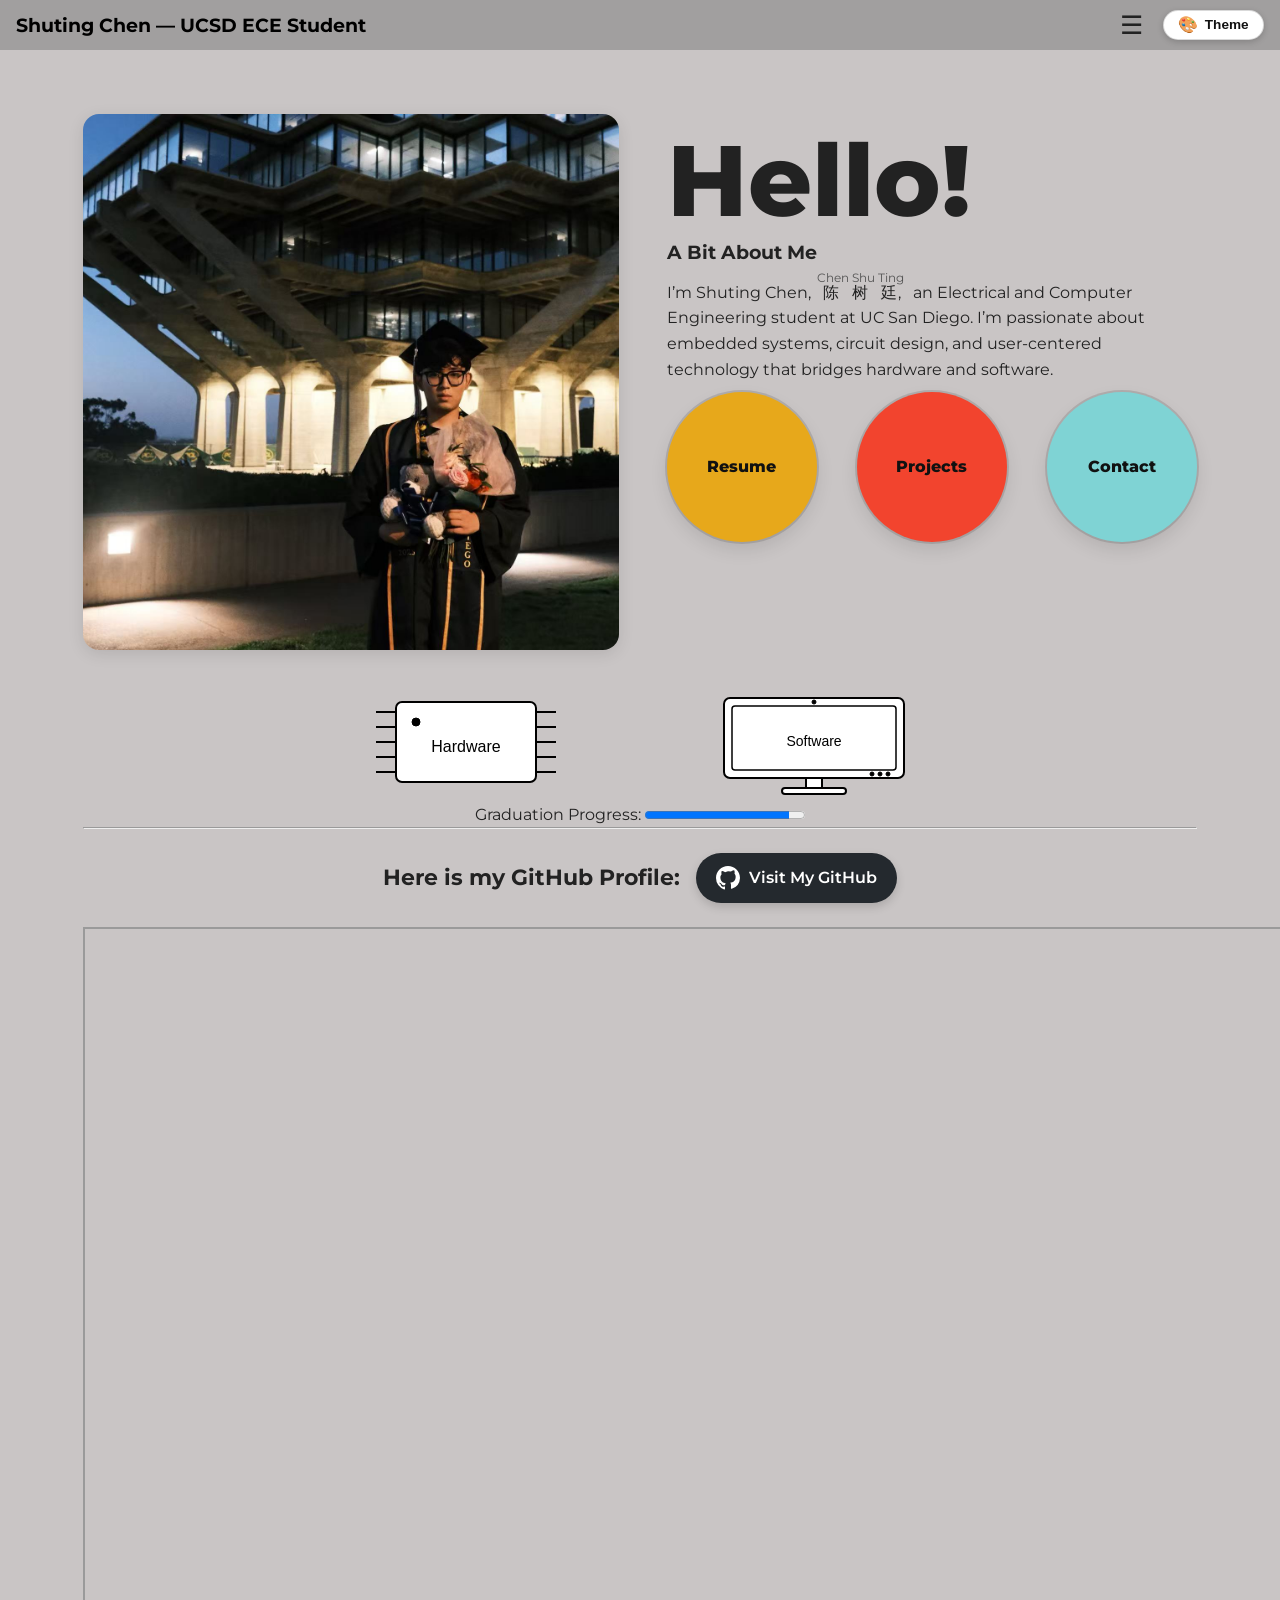
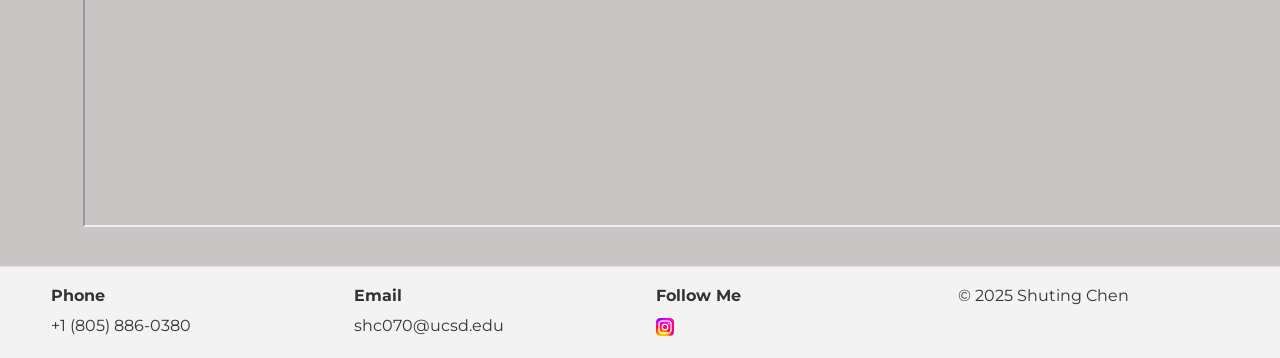
<file: index.html>
<!doctype html>
<html lang="en">
<head>
  <link rel="preconnect" href="https://fonts.googleapis.com" crossorigin>
  <link rel="preconnect" href="https://fonts.gstatic.com" crossorigin>
  <link href="https://fonts.googleapis.com/css2?family=Montserrat:wght@400;600;800&display=swap" rel="stylesheet">
  <link rel="icon" href="SCicon.png" type="image/png">
  <meta charset="utf-8">
  <meta name="viewport" content="width=device-width, initial-scale=1">
  <title>Shuting Chen's Home Page</title>
  <link rel="stylesheet" href="css/styles.css">
  <link rel="stylesheet" href="css/layout.css">
  <link rel="stylesheet" href="css/theme-toggle.css">
  <script src="js/theme-toggle.js" defer></script>
  <script src="js/hello-console.js" defer></script>
</head>
<body>
  <a class="skip-link" href="#main-content">Skip to main content</a>
  <nav aria-label="Main navigation" class="site-nav">
  <a class="brand vt-link" href="index.html">
    <b>Shuting Chen</b> — <span>UCSD ECE Student</span>
  </a>

  <details class="menu">
    <summary aria-label="Toggle navigation">☰</summary>
    <menu-items>
      <a href="resume.html" class="vt-link">Resume</a>
      <a href="projects.html" class="vt-link">Projects</a>
      <a href="contact.html" class="vt-link">Contact</a>
    </menu-items>
  </details>
</nav>

  <main id="main-content">
    <section aria-labelledby="intro" class="top">
      <div class="top-grid">
        <figure class="top-media">
          <picture>
            <source
              type="avif"
              srcset="
                SCpic-480.avif 480w,
                SCpic-720.avif 720w,
                SCpic-960.avif 960w,
                SCpic-1400.avif 1400w
              "
              sizes="(min-width:1025px) 46vw, (min-width:600px) 560px, 90vw">
            <source
              type="webp"
              srcset="
                SCpic-480.webp 480w,
                SCpic-720.webp 720w,
                SCpic-960.webp 960w,
                SCpic-1400.webp 1400w
              "
              sizes="(min-width:1025px) 46vw, (min-width:600px) 560px, 90vw">
            <img src="SCpic.jpg" alt="Shuting's portrait" width="520" height="520" loading="lazy" decoding="async">
          </picture>
        </figure>

        <section class="top-text">
          <h1 id="intro" class="top-title fade-up">Hello!</h1>

          <h3 class="top-subtitle fade-up" style="animation-delay:0.05s">A Bit About Me</h3>

          <p class="fade-up" style="animation-delay:0.1s">
            I’m Shuting Chen, &nbsp; 
            <ruby><rb>陈树廷</rb><rp>(</rp><rt>Chen Shu Ting</rt><rp>)</rp></ruby>, &nbsp; 
            an Electrical and Computer Engineering student at UC San Diego. I’m passionate about embedded systems, circuit design, and user-centered technology that bridges hardware and software.
          </p>

          <nav class="top-ctas fade-up" aria-label="Primary actions" style="animation-delay:0.2s">
            <a class="circle-btn resume"  href="resume.html">Resume</a>
            <a class="circle-btn projects" href="projects.html">Projects</a>
            <a class="circle-btn contact" href="contact.html">Contact</a>
          </nav>
        </section>

      </div>
    </section>


    <noscript>
      <p><strong>Note:</strong> JavaScript is disabled — interactive features like the contact dialog will not work.</p>
    </noscript>

    <section aria-labelledby="intro" class="icons">
      <figure>
        <svg viewBox="0 0 220 120" width="220" height="120" role="img" aria-label="Chip icon" focusable="false">
          <rect x="40" y="20" width="140" height="80" rx="6" ry="6" fill="#fff" stroke="#000" stroke-width="2" />
          <g stroke="#000" stroke-width="2">
            <line x1="40" y1="30" x2="20" y2="30" />
            <line x1="40" y1="45" x2="20" y2="45" />
            <line x1="40" y1="60" x2="20" y2="60" />
            <line x1="40" y1="75" x2="20" y2="75" />
            <line x1="40" y1="90" x2="20" y2="90" />
            <line x1="180" y1="30" x2="200" y2="30" />
            <line x1="180" y1="45" x2="200" y2="45" />
            <line x1="180" y1="60" x2="200" y2="60" />
            <line x1="180" y1="75" x2="200" y2="75" />
            <line x1="180" y1="90" x2="200" y2="90" />
          </g>
          <circle cx="60" cy="40" r="4" fill="#000" />
          <text x="110" y="70" text-anchor="middle" font-family="sans-serif" font-size="16">Hardware</text>
        </svg>
      </figure>

      <figure>
        <svg viewBox="0 0 220 120" width="220" height="120" role="img" aria-label="Monitor icon" focusable="false">
          <rect x="20" y="16" width="180" height="80" rx="6" ry="6" fill="#fff" stroke="#000" stroke-width="2" />
          <rect x="28" y="24" width="164" height="64" rx="3" ry="3" fill="#fff" stroke="#000" stroke-width="1.5" />
          <circle cx="110" cy="20" r="2" fill="#000" />
          <rect x="102" y="96" width="16" height="10" fill="#fff" stroke="#000" stroke-width="2" />
          <rect x="78" y="106" width="64" height="6" rx="3" ry="3" fill="#fff" stroke="#000" stroke-width="2" />
          <g fill="#000">
            <circle cx="184" cy="92" r="2"></circle>
            <circle cx="176" cy="92" r="2"></circle>
            <circle cx="168" cy="92" r="2"></circle>
          </g>
          <text x="110" y="64" text-anchor="middle" font-family="sans-serif" font-size="14">Software</text>
        </svg>
      </figure>
    </section>

    <label>
        Graduation Progress: <progress value="90" max="100">90%</progress>
      </label>
      <hr>

    <section class="github-header">
      <h2>Here is my GitHub Profile:</h2>

      <a class="github-btn" href="https://github.com/X1aoshu" target="_blank" rel="noopener">
        <svg viewBox="0 0 16 16" width="24" height="24" aria-hidden="true" class="github-icon" focusable="false">
          <path fill="currentColor" d="M8 0C3.58 0 0 3.58 0 8a8 8 0 0 0 5.47 7.59c.4.07.55-.17.55-.38
          0-.19-.01-.82-.01-1.49-2.01.37-2.53-.49-2.69-.94-.09-.23-.48-.94-.82-1.13-.28-.15-.68-.52
          -.01-.53.63-.01 1.08.58 1.23.82.72 1.21 1.87.87 2.33.66.07-.52.28-.87.51-1.07-1.78-.2
          -3.64-.89-3.64-3.95 0-.87.31-1.59.82-2.15-.08-.2-.36-1.02.08-2.12 0 0 .67-.21 2.2.82
          A7.6 7.6 0 0 1 8 3.47a7.6 7.6 0 0 1 2.01.27c1.53-1.03 2.2-.82 2.2-.82.44 1.1.16 1.92.08
          2.12.51.56.82 1.27.82 2.15 0 3.07-1.87 3.75-3.65 3.95.29.25.54.73.54 1.48
          0 1.07-.01 1.93-.01 2.2 0 .21.15.46.55.38A8.01 8.01 0 0 0 16 8c0-4.42-3.58-8-8-8z"/>
        </svg>
        <span>Visit My GitHub</span>
      </a>
    </section>


    <iframe 
      src="https://github.com/X1aoshu" 
      width="1280" height="900" 
      title="GitHub Profile Preview">
    </iframe>

    
  </main>

  <button id="backToTop" aria-label="Back to top">▲</button>

  <footer class="site-footer" role="contentinfo">
    <foot-grid aria-label="Footer information">

      <foot-item>
        <strong class="foot-title">Phone</strong>
        <p class="foot-value">
          <a href="tel:+18058860380">+1 (805) 886-0380</a>
        </p>
      </foot-item>

      <foot-item>
        <strong class="foot-title">Email</strong>
        <p class="foot-value">
          <a href="mailto:shc070@ucsd.edu">shc070@ucsd.edu</a>
        </p>
      </foot-item>

      <foot-item>
        <strong class="foot-title">Follow Me</strong>
        <p class="foot-value">
          <a href="https://www.instagram.com/cc_cst_/?next=%2F" target="_blank" rel="noopener">
            <img src="ins.png" alt="Instagram" width="18" height="18">
          </a>
        </p>
      </foot-item>

      <foot-item>
        <p class="foot-value">&copy; 2025 Shuting Chen</p>
      </foot-item>

    </foot-grid>
  </footer>

</body>
</html>
</file>
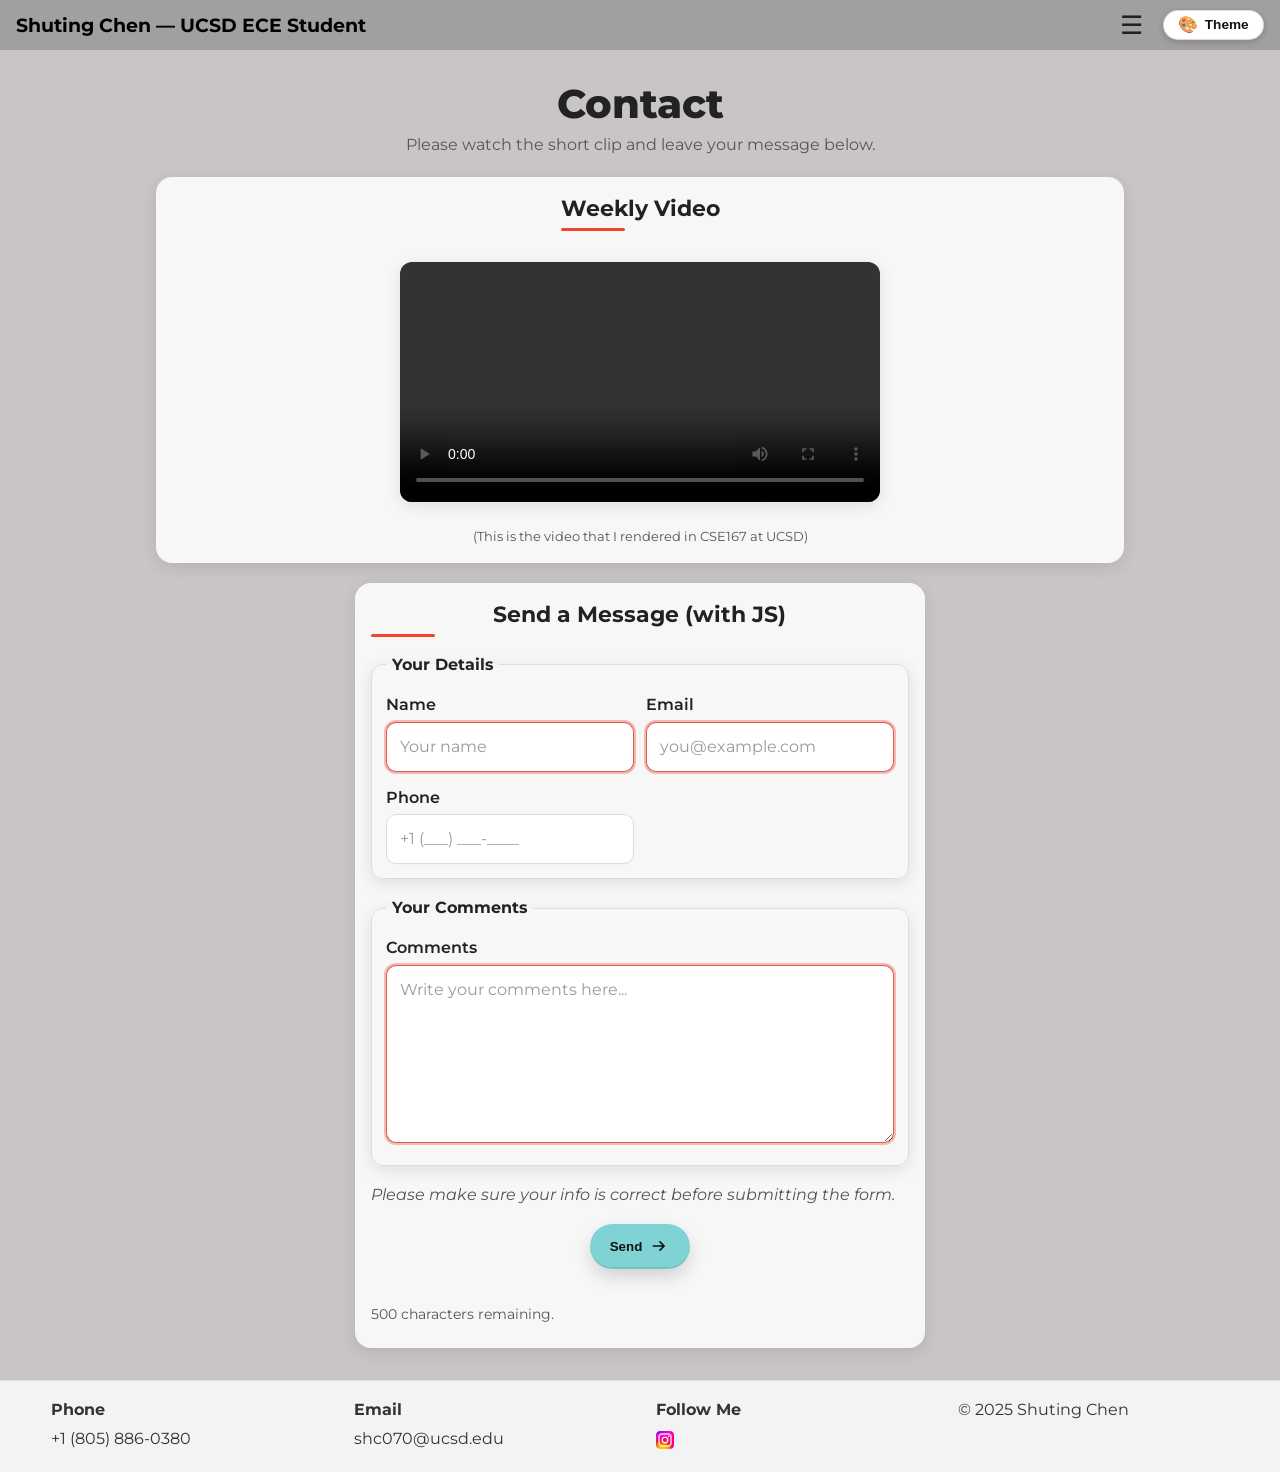
<file: contact.html>
<!doctype html>
<html lang="en">
<head>
  <link rel="preconnect" href="https://fonts.googleapis.com" crossorigin>
  <link rel="preconnect" href="https://fonts.gstatic.com" crossorigin>
  <link href="https://fonts.googleapis.com/css2?family=Montserrat:wght@400;600;800&display=swap" rel="stylesheet">

  <link rel="icon" href="SCicon.png" type="image/png">
  <meta charset="utf-8">
  <title>Contact — Shuting Chen</title>
  <meta name="viewport" content="width=device-width, initial-scale=1">
  <link rel="stylesheet" href="css/layout.css">
  <link rel="stylesheet" href="css/contact.css">
  <link rel="stylesheet" href="css/theme-toggle.css">
  <script src="js/theme-toggle.js" defer></script>
  <script src="js/form-with-js.js" defer></script>

  <style>
    .field-flash {
        animation: field-flash 0.18s ease-out;
    }
    @keyframes field-flash {
        0%   { background-color: #ffe1e1; }
        100% { background-color: #ffffff; }
    }

    section[aria-labelledby="contact-form"] #info-output.near-limit {
        color: #e11d48 !important; 
        font-weight: 700;
    }
    </style>
</head>
<body>
  <a class="skip-link" href="#main-content">Skip to main content</a>
  <nav aria-label="Main navigation" class="site-nav">
    <a class="brand vt-link" href="index.html">
      <b>Shuting Chen</b> — <span>UCSD ECE Student</span>
    </a>

    <details class="menu">
      <summary aria-label="Toggle navigation">☰</summary>
      <menu-items>
        <a href="resume.html" class="vt-link">Resume</a>
        <a href="projects.html" class="vt-link">Projects</a>
        <a href="contact.html" class="vt-link">Contact</a>
      </menu-items>
    </details>
  </nav>

  <main id="main-content">
    <header>
      <h1>Contact</h1>
      <p>Please watch the short clip and leave your message below.</p>
    </header>

    <section aria-labelledby="intro-video">
      <h2 id="intro-video">Weekly Video</h2>
      <video controls width="480" height="270" alt="Shuting's weekly Video">
        <source src="CSE167Video.mp4" type="video/mp4">
        Your browser does not support the video tag.
      </video>
      <p><small>(This is the video that I rendered in CSE167 at UCSD)</small></p>
    </section>

    <section aria-labelledby="contact-form">
      <h2 id="contact-form">Send a Message (with JS)</h2>

      <noscript>
        <p><strong>Note:</strong> JavaScript is disabled — for the full experience, please enable JavaScript.</p>
      </noscript>

      <form id="contactForm" action="https://httpbin.org/post" method="post" novalidate>

        <input type="hidden" name="possible_bot" value="true">

        <input type="hidden" name="form-errors" id="form-errors">

        <fieldset>
          <legend>Your Details</legend>

          <p>
            <label for="name">Name</label><br>
            <input id="name" name="name" type="text"
                   required minlength="2" maxlength="50"
                   pattern="[A-Za-z\s]+"
                   placeholder="Your name" autocomplete="name">
          </p>

          <p>
            <label for="email">Email</label><br>
            <input id="email" name="email" type="email"
                   required placeholder="you@example.com" autocomplete="email">
          </p>

          <p>
            <label for="phone">Phone</label><br>
            <input id="phone" name="phone" type="tel"
                   pattern="[0-9\-\+\(\)\s]{7,20}"
                   placeholder="+1 (___) ___-____" autocomplete="tel">
          </p>
        </fieldset>

        <fieldset>
          <legend>Your Comments</legend>
          <p>
            <label for="msg">Comments</label><br>
            <textarea id="msg" name="msg"
                      required minlength="5" maxlength="500"
                      rows="6" cols="40"
                      placeholder="Write your comments here..."></textarea>
          </p>
        </fieldset>

        <p><em>Please make sure your info is correct before submitting the form.</em></p>

        <p>
          <button class="btn-send" type="submit">
            Send
            <svg class="icon" viewBox="0 0 24 24" aria-hidden="true">
              <path d="M4 12h13m0 0-5-5m5 5-5 5"
                    stroke="currentColor" stroke-width="2"
                    fill="none" stroke-linecap="round"
                    stroke-linejoin="round"/>
            </svg>
          </button>
        </p>

        <div class="messages" aria-live="polite">
          <output id="error-output"></output>
          <output id="info-output"></output>
        </div>
      </form>

    </section>
  </main>

  <button id="backToTop" aria-label="Back to top">▲</button>

  <footer class="site-footer" role="contentinfo">
    <foot-grid aria-label="Footer information">

      <foot-item>
        <strong class="foot-title">Phone</strong>
        <p class="foot-value">
          <a href="tel:+18058860380">+1 (805) 886-0380</a>
        </p>
      </foot-item>

      <foot-item>
        <strong class="foot-title">Email</strong>
        <p class="foot-value">
          <a href="mailto:shc070@ucsd.edu">shc070@ucsd.edu</a>
        </p>
      </foot-item>

      <foot-item>
        <strong class="foot-title">Follow Me</strong>
        <p class="foot-value">
          <a href="https://www.instagram.com/cc_cst_/?next=%2F" target="_blank" rel="noopener">
            <img src="ins.png" alt="Instagram" width="18" height="18">
          </a>
        </p>
      </foot-item>

      <foot-item>
        <p class="foot-value">&copy; 2025 Shuting Chen</p>
      </foot-item>

    </foot-grid>
  </footer>

  <script>
    const form = document.getElementById('contactForm');
    const dialog = document.getElementById('thanksDialog');
    const closeBtn = document.getElementById('closeDialog');

    form.addEventListener('submit', function (event) {
      if (!form.checkValidity()) {
        event.preventDefault();
        form.reportValidity();
        return;
      }
      event.preventDefault();
      dialog.showModal();
    });

    closeBtn.addEventListener('click', () => dialog.close());
  </script>
</body>
</html>
</file>
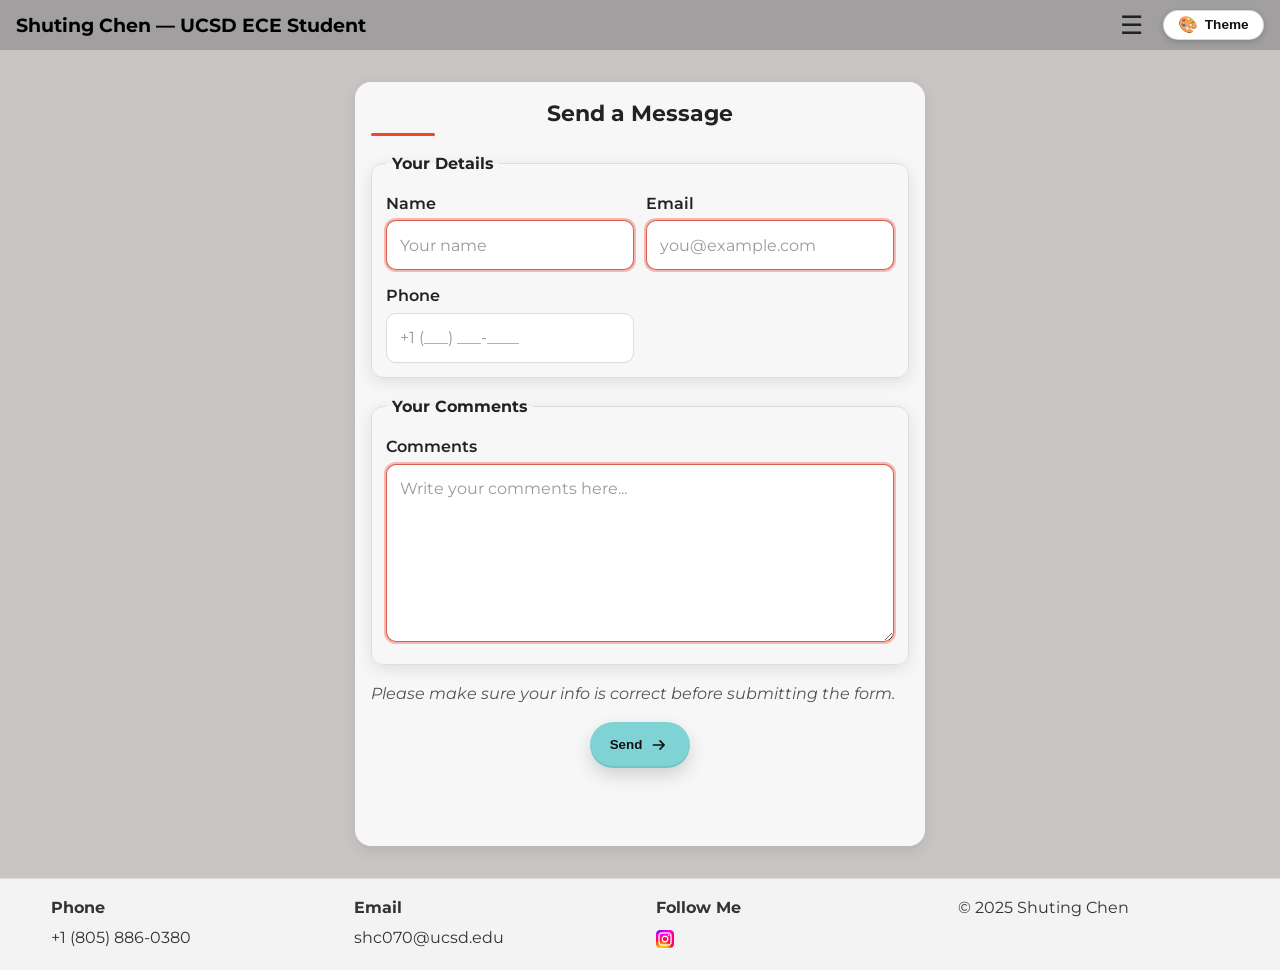
<file: form-no-js.html>
<!doctype html>
<html lang="en">
<head>
  <link rel="preconnect" href="https://fonts.googleapis.com" crossorigin>
  <link rel="preconnect" href="https://fonts.gstatic.com" crossorigin>
  <link href="https://fonts.googleapis.com/css2?family=Montserrat:wght@400;600;800&display=swap" rel="stylesheet">

  <link rel="icon" href="SCicon.png" type="image/png">
  <meta charset="utf-8">
  <title>Contact — Shuting Chen</title>
  <meta name="viewport" content="width=device-width, initial-scale=1">
  <link rel="stylesheet" href="css/layout.css">
  <link rel="stylesheet" href="css/contact.css">
  <link rel="stylesheet" href="css/theme-toggle.css">
  <script src="js/theme-toggle.js" defer></script>
</head>
<body>
  <nav aria-label="Main navigation" class="site-nav">
    <a class="brand vt-link" href="index.html">
      <b>Shuting Chen</b> — <span>UCSD ECE Student</span>
    </a>

    <details class="menu">
      <summary aria-label="Toggle navigation">☰</summary>
      <menu-items>
        <a href="resume.html" class="vt-link">Resume</a>
        <a href="projects.html" class="vt-link">Projects</a>
        <a href="contact.html" class="vt-link">Contact</a>
        <a href="form-no-js.html" class="vt-link">FormNoJS</a>
        <a href="form-with-js.html" class="vt-link">FormWithJS</a>
      </menu-items>
    </details>
  </nav>

  <main>
    <section aria-labelledby="contact-form">
      <h2 id="contact-form">Send a Message</h2>

      <noscript>
        <p><strong>Note:</strong> JavaScript is disabled.</p>
      </noscript>

      <form id="contactForm" action="https://httpbin.org/post" method="post">

        <input type="hidden" name="possible_bot" value="true">

        <fieldset>
            <legend>Your Details</legend>

            <p>
            <label for="name">Name</label><br>
            <input id="name" name="name" type="text"
                    required minlength="2" maxlength="50"
                    pattern="[A-Za-z\s]+"
                    placeholder="Your name" autocomplete="name">
            </p>

            <p>
            <label for="email">Email</label><br>
            <input id="email" name="email" type="email"
                    required placeholder="you@example.com" autocomplete="email">
            </p>

            <p>
            <label for="phone">Phone</label><br>
            <input id="phone" name="phone" type="tel"
                    pattern="[0-9\-\+\(\)\s]{7,20}"
                    placeholder="+1 (___) ___-____" autocomplete="tel">
            </p>
        </fieldset>

        <fieldset>
            <legend>Your Comments</legend>
            <p>
            <label for="msg">Comments</label><br>
            <textarea id="msg" name="msg"
                        required minlength="5" maxlength="500"
                        rows="6" cols="40"
                        placeholder="Write your comments here..."></textarea>
            </p>
        </fieldset>

        <p><em>Please make sure your info is correct before submitting the form.</em></p>

        <p>
            <button class="btn-send" type="submit">
            Send
            <svg class="icon" viewBox="0 0 24 24" aria-hidden="true">
                <path d="M4 12h13m0 0-5-5m5 5-5 5"
                    stroke="currentColor" stroke-width="2"
                    fill="none" stroke-linecap="round"
                    stroke-linejoin="round"/>
            </svg>
            </button>
        </p>

        <div class="messages">
            <output id="error-output"></output>
            <output id="info-output"></output>
        </div>
        </form>

    </section>
  </main>

  <footer class="site-footer" role="contentinfo">
    <foot-grid aria-label="Footer information">

      <foot-item>
        <strong class="foot-title">Phone</strong>
        <p class="foot-value">
          <a href="tel:+18058860380">+1 (805) 886-0380</a>
        </p>
      </foot-item>

      <foot-item>
        <strong class="foot-title">Email</strong>
        <p class="foot-value">
          <a href="mailto:shc070@ucsd.edu">shc070@ucsd.edu</a>
        </p>
      </foot-item>

      <foot-item>
        <strong class="foot-title">Follow Me</strong>
        <p class="foot-value">
          <a href="https://www.instagram.com/cc_cst_/?next=%2F" target="_blank" rel="noopener">
            <img src="ins.png" alt="Instagram" width="18" height="18">
          </a>
        </p>
      </foot-item>

      <foot-item>
        <p class="foot-value">&copy; 2025 Shuting Chen</p>
      </foot-item>

    </foot-grid>
  </footer>
</body>
</html>
</file>
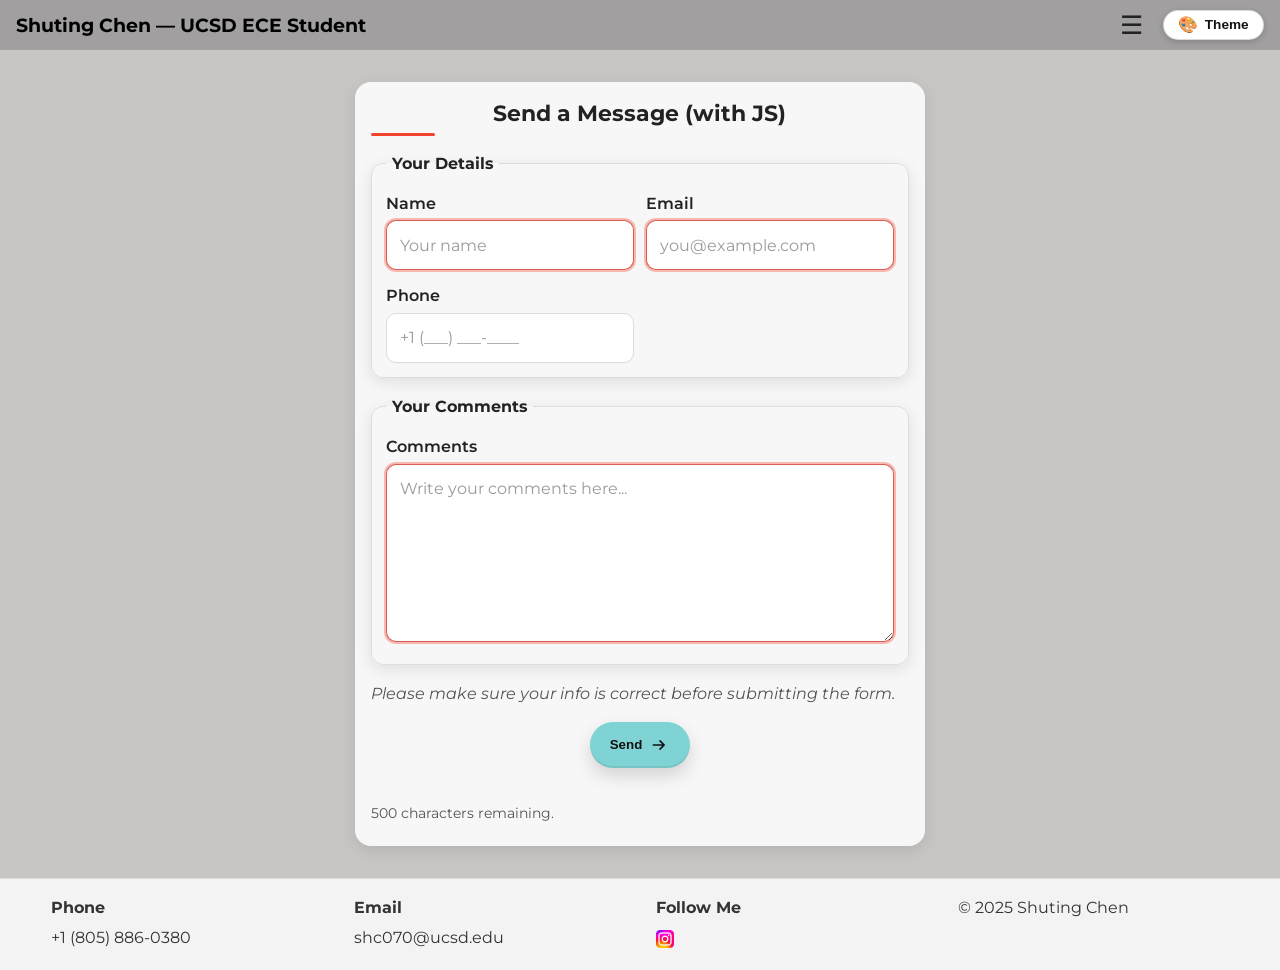
<file: form-with-js.html>
<!doctype html>
<html lang="en">
<head>
  <link rel="preconnect" href="https://fonts.googleapis.com" crossorigin>
  <link rel="preconnect" href="https://fonts.gstatic.com" crossorigin>
  <link href="https://fonts.googleapis.com/css2?family=Montserrat:wght@400;600;800&display=swap" rel="stylesheet">

  <link rel="icon" href="SCicon.png" type="image/png">
  <meta charset="utf-8">
  <title>Contact (JS Enhanced) — Shuting Chen</title>
  <meta name="viewport" content="width=device-width, initial-scale=1">

  <link rel="stylesheet" href="css/layout.css">
  <link rel="stylesheet" href="css/contact.css">
  <link rel="stylesheet" href="css/theme-toggle.css">
  <script src="js/theme-toggle.js" defer></script>

  <script src="js/form-with-js.js" defer></script>

  <style>
    .field-flash {
        animation: field-flash 0.18s ease-out;
    }
    @keyframes field-flash {
        0%   { background-color: #ffe1e1; }
        100% { background-color: #ffffff; }
    }

    section[aria-labelledby="contact-form"] #info-output.near-limit {
        color: #e11d48 !important; 
        font-weight: 700;
    }
    </style>
</head>
<body>
  <nav aria-label="Main navigation" class="site-nav">
    <a class="brand vt-link" href="index.html">
      <b>Shuting Chen</b> — <span>UCSD ECE Student</span>
    </a>

    <details class="menu">
      <summary aria-label="Toggle navigation">☰</summary>
      <menu-items>
        <a href="resume.html" class="vt-link">Resume</a>
        <a href="projects.html" class="vt-link">Projects</a>
        <a href="contact.html" class="vt-link">Contact</a>
        <a href="form-no-js.html" class="vt-link">FormNoJS</a>
        <a href="form-with-js.html" class="vt-link">FormWithJS</a>
      </menu-items>
    </details>
  </nav>

  <main>
    <section aria-labelledby="contact-form">
      <h2 id="contact-form">Send a Message (with JS)</h2>

      <noscript>
        <p><strong>Note:</strong> JavaScript is disabled — for the full experience, please enable JavaScript.</p>
      </noscript>

      <form id="contactForm" action="https://httpbin.org/post" method="post" novalidate>

        <input type="hidden" name="possible_bot" value="true">

        <input type="hidden" name="form-errors" id="form-errors">

        <fieldset>
          <legend>Your Details</legend>

          <p>
            <label for="name">Name</label><br>
            <input id="name" name="name" type="text"
                   required minlength="2" maxlength="50"
                   pattern="[A-Za-z\s]+"
                   placeholder="Your name" autocomplete="name">
          </p>

          <p>
            <label for="email">Email</label><br>
            <input id="email" name="email" type="email"
                   required placeholder="you@example.com" autocomplete="email">
          </p>

          <p>
            <label for="phone">Phone</label><br>
            <input id="phone" name="phone" type="tel"
                   pattern="[0-9\-\+\(\)\s]{7,20}"
                   placeholder="+1 (___) ___-____" autocomplete="tel">
          </p>
        </fieldset>

        <fieldset>
          <legend>Your Comments</legend>
          <p>
            <label for="msg">Comments</label><br>
            <textarea id="msg" name="msg"
                      required minlength="5" maxlength="500"
                      rows="6" cols="40"
                      placeholder="Write your comments here..."></textarea>
          </p>
        </fieldset>

        <p><em>Please make sure your info is correct before submitting the form.</em></p>

        <p>
          <button class="btn-send" type="submit">
            Send
            <svg class="icon" viewBox="0 0 24 24" aria-hidden="true">
              <path d="M4 12h13m0 0-5-5m5 5-5 5"
                    stroke="currentColor" stroke-width="2"
                    fill="none" stroke-linecap="round"
                    stroke-linejoin="round"/>
            </svg>
          </button>
        </p>

        <div class="messages" aria-live="polite">
          <output id="error-output"></output>
          <output id="info-output"></output>
        </div>
      </form>

    </section>
  </main>

  <footer class="site-footer" role="contentinfo">
    <foot-grid aria-label="Footer information">

      <foot-item>
        <strong class="foot-title">Phone</strong>
        <p class="foot-value">
          <a href="tel:+18058860380">+1 (805) 886-0380</a>
        </p>
      </foot-item>

      <foot-item>
        <strong class="foot-title">Email</strong>
        <p class="foot-value">
          <a href="mailto:shc070@ucsd.edu">shc070@ucsd.edu</a>
        </p>
      </foot-item>

      <foot-item>
        <strong class="foot-title">Follow Me</strong>
        <p class="foot-value">
          <a href="https://www.instagram.com/cc_cst_/?next=%2F" target="_blank" rel="noopener">
            <img src="ins.png" alt="Instagram" width="18" height="18">
          </a>
        </p>
      </foot-item>

      <foot-item>
        <p class="foot-value">&copy; 2025 Shuting Chen</p>
      </foot-item>

    </foot-grid>
  </footer>
</body>
</html>
</file>
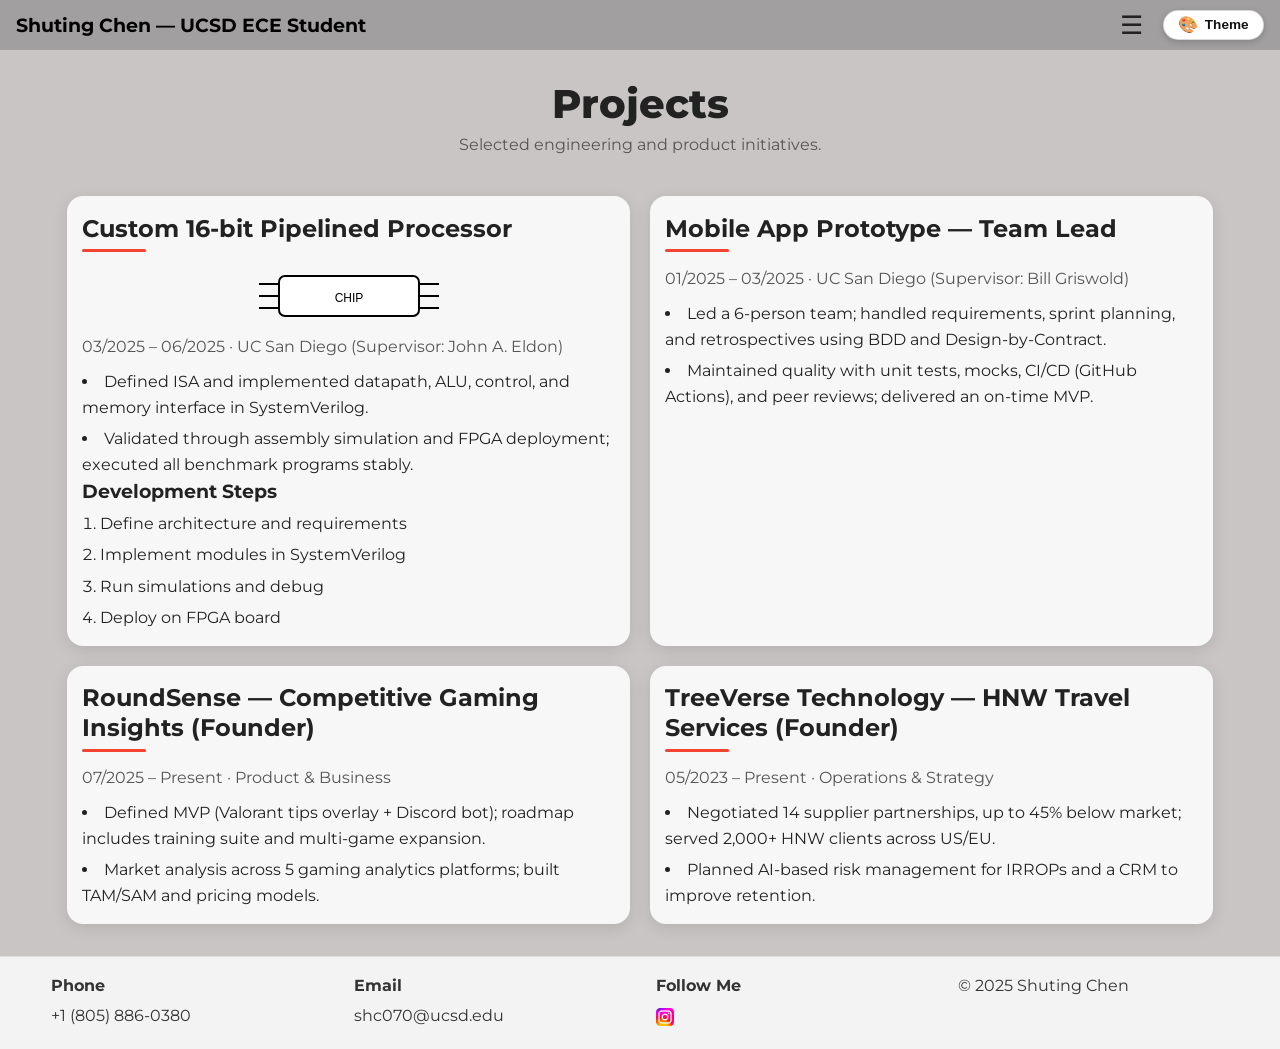
<file: projects.html>
<!doctype html>
<html lang="en">
<head>
  <link rel="preconnect" href="https://fonts.googleapis.com" crossorigin>
  <link rel="preconnect" href="https://fonts.gstatic.com" crossorigin>
  <link href="https://fonts.googleapis.com/css2?family=Montserrat:wght@400;600;800&display=swap" rel="stylesheet">
  <link rel="icon" href="SCicon.png" type="image/png">
  <meta charset="utf-8">
  <title>Projects — Shuting Chen</title>
  <meta name="viewport" content="width=device-width, initial-scale=1">
  <link rel="stylesheet" href="css/layout.css">
  <link rel="stylesheet" href="css/projects.css">
  <link rel="stylesheet" href="css/theme-toggle.css">
  <script src="js/theme-toggle.js" defer></script>

</head>
<body>
  <a class="skip-link" href="#main-content">Skip to main content</a>
  <nav aria-label="Main navigation" class="site-nav">
    <a class="brand vt-link" href="index.html">
      <b>Shuting Chen</b> — <span>UCSD ECE Student</span>
    </a>

    <details class="menu">
      <summary aria-label="Toggle navigation">☰</summary>
      <menu-items>
        <a href="resume.html" class="vt-link">Resume</a>
        <a href="projects.html" class="vt-link">Projects</a>
        <a href="contact.html" class="vt-link">Contact</a>
      </menu-items>
    </details>
  </nav>

  <main id="main-content">
    <header>
      <h1>Projects</h1>
      <p>Selected engineering and product initiatives.</p>
    </header>

    <article>
      <h2>Custom 16-bit Pipelined Processor</h2>
      <svg viewBox="0 0 220 60" width="220" height="60" role="img" aria-label="Chip icon">
        <rect x="40" y="10" width="140" height="40" rx="6" ry="6" fill="#fff" stroke="#000" stroke-width="2"/>
        <g stroke="#000" stroke-width="2">
          <line x1="40" y1="18" x2="20" y2="18"/><line x1="40" y1="30" x2="20" y2="30"/><line x1="40" y1="42" x2="20" y2="42"/>
          <line x1="180" y1="18" x2="200" y2="18"/><line x1="180" y1="30" x2="200" y2="30"/><line x1="180" y1="42" x2="200" y2="42"/>
        </g>
        <text x="110" y="36" text-anchor="middle" font-family="sans-serif" font-size="12">CHIP</text>
      </svg>

      <p>03/2025 – 06/2025 · UC San Diego (Supervisor: John A. Eldon)</p>
      <ul>
        <li>Defined ISA and implemented datapath, ALU, control, and memory interface in SystemVerilog.</li>
        <li>Validated through assembly simulation and FPGA deployment; executed all benchmark programs stably.</li>
      </ul>
      <h3>Development Steps</h3>
      <ol>
        <li>Define architecture and requirements</li>
        <li>Implement modules in SystemVerilog</li>
        <li>Run simulations and debug</li>
        <li>Deploy on FPGA board</li>
      </ol>
    </article>

    <article>
      <h2>Mobile App Prototype — Team Lead</h2>
      <p>01/2025 – 03/2025 · UC San Diego (Supervisor: Bill Griswold)</p>
      <ul>
        <li>Led a 6-person team; handled requirements, sprint planning, and retrospectives using BDD and Design-by-Contract.</li>
        <li>Maintained quality with unit tests, mocks, CI/CD (GitHub Actions), and peer reviews; delivered an on-time MVP.</li>
      </ul>
    </article>

    <article>
      <h2>RoundSense — Competitive Gaming Insights (Founder)</h2>
      <p>07/2025 – Present · Product &amp; Business</p>
      <ul>
        <li>Defined MVP (Valorant tips overlay + Discord bot); roadmap includes training suite and multi-game expansion.</li>
        <li>Market analysis across 5 gaming analytics platforms; built TAM/SAM and pricing models.</li>
      </ul>
    </article>

    <article>
      <h2>TreeVerse Technology — HNW Travel Services (Founder)</h2>
      <p>05/2023 – Present · Operations &amp; Strategy</p>
      <ul>
        <li>Negotiated 14 supplier partnerships, up to 45% below market; served 2,000+ HNW clients across US/EU.</li>
        <li>Planned AI-based risk management for IRROPs and a CRM to improve retention.</li>
      </ul>
    </article>
  </main>
  
  <button id="backToTop" aria-label="Back to top">▲</button>

  <footer class="site-footer" role="contentinfo">
    <foot-grid aria-label="Footer information">

      <foot-item>
        <strong class="foot-title">Phone</strong>
        <p class="foot-value">
          <a href="tel:+18058860380">+1 (805) 886-0380</a>
        </p>
      </foot-item>

      <foot-item>
        <strong class="foot-title">Email</strong>
        <p class="foot-value">
          <a href="mailto:shc070@ucsd.edu">shc070@ucsd.edu</a>
        </p>
      </foot-item>

      <foot-item>
        <strong class="foot-title">Follow Me</strong>
        <p class="foot-value">
          <a href="https://www.instagram.com/cc_cst_/?next=%2F" target="_blank" rel="noopener">
            <img src="ins.png" alt="Instagram" width="18" height="18">
          </a>
        </p>
      </foot-item>

      <foot-item>
        <p class="foot-value">&copy; 2025 Shuting Chen</p>
      </foot-item>

    </foot-grid>
  </footer>
</body>
</html>
</file>
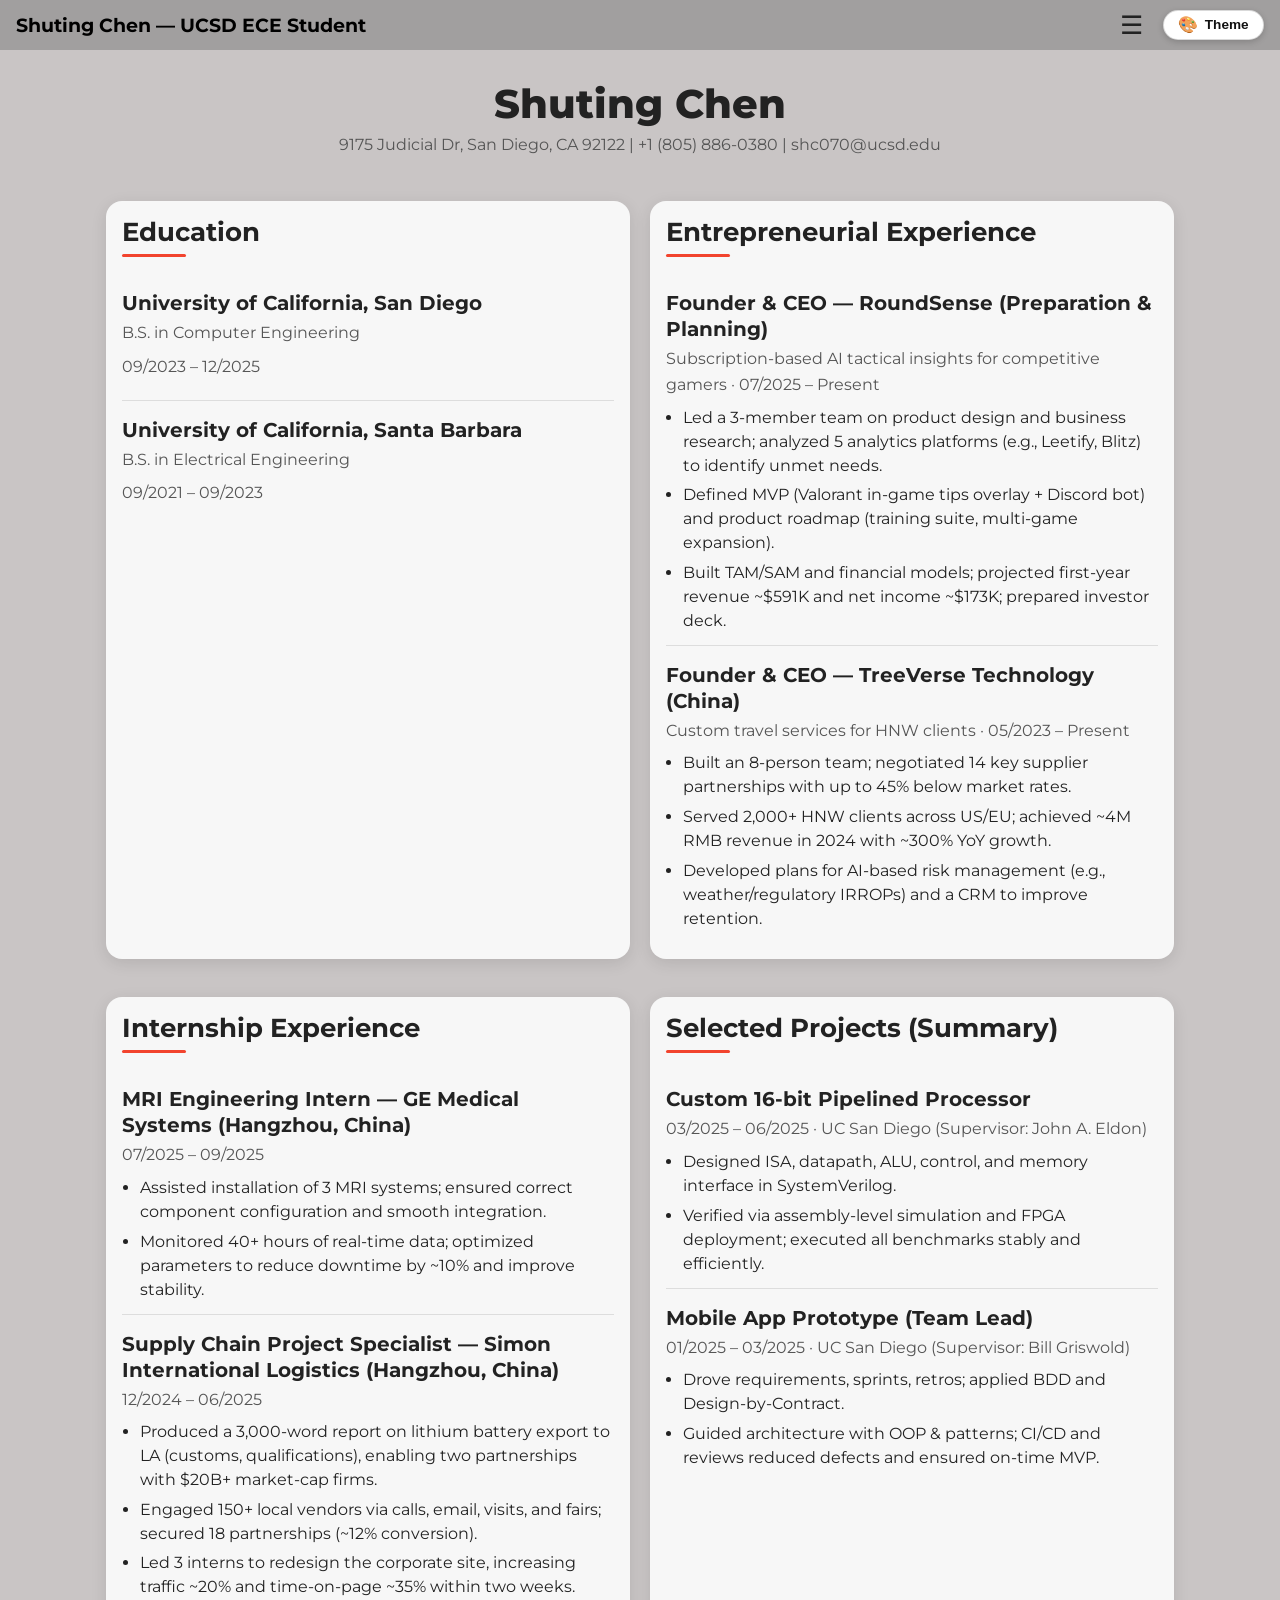
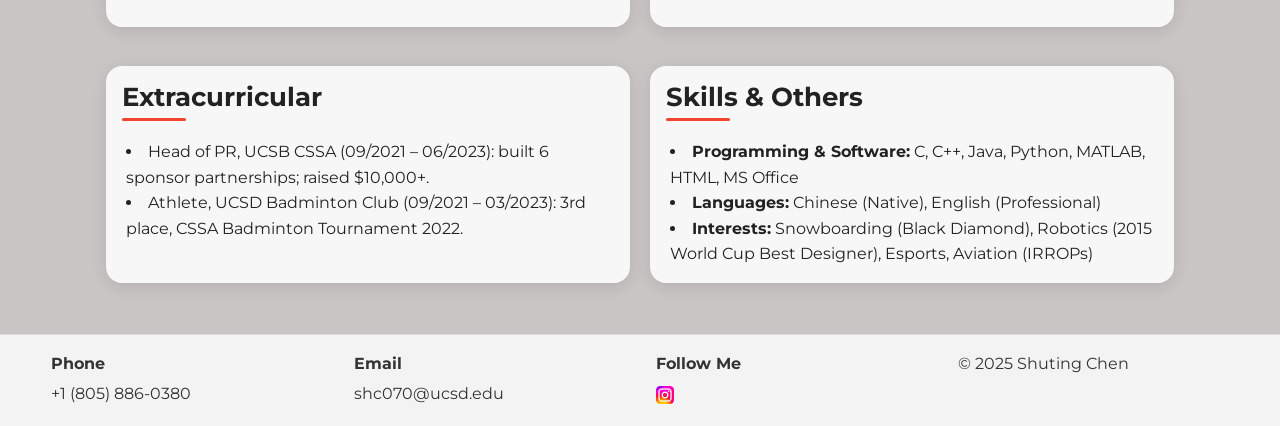
<file: resume.html>
<!doctype html>
<html lang="en">
<head>
  <link rel="preconnect" href="https://fonts.googleapis.com" crossorigin>
  <link rel="preconnect" href="https://fonts.gstatic.com" crossorigin>
  <link href="https://fonts.googleapis.com/css2?family=Montserrat:wght@400;600;800&display=swap" rel="stylesheet">
  <link rel="icon" href="SCicon.png" type="image/png">
  <meta charset="utf-8">
  <title>Resume — Shuting Chen</title>
  <meta name="viewport" content="width=device-width, initial-scale=1">
  <link rel="stylesheet" href="css/layout.css">
  <link rel="stylesheet" href="css/resume.css">
  <link rel="stylesheet" href="css/theme-toggle.css">
  <script src="js/theme-toggle.js" defer></script>
</head>
<body>
  <a class="skip-link" href="#main-content">Skip to main content</a>
  <nav aria-label="Main navigation" class="site-nav">
    <a class="brand vt-link" href="index.html">
      <b>Shuting Chen</b> — <span>UCSD ECE Student</span>
    </a>

    <details class="menu">
      <summary aria-label="Toggle navigation">☰</summary>
      <menu-items>
        <a href="resume.html" class="vt-link">Resume</a>
        <a href="projects.html" class="vt-link">Projects</a>
        <a href="contact.html" class="vt-link">Contact</a>
      </menu-items>
    </details>
  </nav>

  <main id="main-content">
    <header>
      <h1>Shuting Chen</h1>
      <address>
        9175 Judicial Dr, San Diego, CA 92122 |
        <a href="tel:+18058860380">+1 (805) 886-0380</a> |
        <a href="mailto:shc070@ucsd.edu">shc070@ucsd.edu</a>
      </address>
    </header>

    <section aria-labelledby="education">
      <h2 id="education">Education</h2>

      <article>
        <h3>University of California, San Diego</h3>
        <p>B.S. in Computer Engineering</p>
        <p>09/2023 – 12/2025</p>
      </article>

      <article>
        <h3>University of California, Santa Barbara</h3>
        <p>B.S. in Electrical Engineering</p>
        <p>09/2021 – 09/2023</p>
      </article>
    </section>

    <section aria-labelledby="entrepreneurial">
      <h2 id="entrepreneurial">Entrepreneurial Experience</h2>

      <article>
        <h3>Founder &amp; CEO — RoundSense (Preparation &amp; Planning)</h3>
        <p>Subscription-based AI tactical insights for competitive gamers · 07/2025 – Present</p>
        <ul>
          <li>Led a 3-member team on product design and business research; analyzed 5 analytics platforms (e.g., Leetify, Blitz) to identify unmet needs.</li>
          <li>Defined MVP (Valorant in-game tips overlay + Discord bot) and product roadmap (training suite, multi-game expansion).</li>
          <li>Built TAM/SAM and financial models; projected first-year revenue ~$591K and net income ~$173K; prepared investor deck.</li>
        </ul>
      </article>

      <article>
        <h3>Founder &amp; CEO — TreeVerse Technology (China)</h3>
        <p>Custom travel services for HNW clients · 05/2023 – Present</p>
        <ul>
          <li>Built an 8-person team; negotiated 14 key supplier partnerships with up to 45% below market rates.</li>
          <li>Served 2,000+ HNW clients across US/EU; achieved ~4M RMB revenue in 2024 with ~300% YoY growth.</li>
          <li>Developed plans for AI-based risk management (e.g., weather/regulatory IRROPs) and a CRM to improve retention.</li>
        </ul>
      </article>
    </section>

    <section aria-labelledby="internship">
      <h2 id="internship">Internship Experience</h2>

      <article>
        <h3>MRI Engineering Intern — GE Medical Systems (Hangzhou, China)</h3>
        <p>07/2025 – 09/2025</p>
        <ul>
          <li>Assisted installation of 3 MRI systems; ensured correct component configuration and smooth integration.</li>
          <li>Monitored 40+ hours of real-time data; optimized parameters to reduce downtime by ~10% and improve stability.</li>
        </ul>
      </article>

      <article>
        <h3>Supply Chain Project Specialist — Simon International Logistics (Hangzhou, China)</h3>
        <p>12/2024 – 06/2025</p>
        <ul>
          <li>Produced a 3,000-word report on lithium battery export to LA (customs, qualifications), enabling two partnerships with $20B+ market-cap firms.</li>
          <li>Engaged 150+ local vendors via calls, email, visits, and fairs; secured 18 partnerships (~12% conversion).</li>
          <li>Led 3 interns to redesign the corporate site, increasing traffic ~20% and time-on-page ~35% within two weeks.</li>
        </ul>
      </article>
    </section>

    <section aria-labelledby="projects-summary">
      <h2 id="projects-summary">Selected Projects (Summary)</h2>

      <article>
        <h3>Custom 16-bit Pipelined Processor</h3>
        <p>03/2025 – 06/2025 · UC San Diego (Supervisor: John A. Eldon)</p>
        <ul>
          <li>Designed ISA, datapath, ALU, control, and memory interface in SystemVerilog.</li>
          <li>Verified via assembly-level simulation and FPGA deployment; executed all benchmarks stably and efficiently.</li>
        </ul>
      </article>

      <article>
        <h3>Mobile App Prototype (Team Lead)</h3>
        <p>01/2025 – 03/2025 · UC San Diego (Supervisor: Bill Griswold)</p>
        <ul>
          <li>Drove requirements, sprints, retros; applied BDD and Design-by-Contract.</li>
          <li>Guided architecture with OOP &amp; patterns; CI/CD and reviews reduced defects and ensured on-time MVP.</li>
        </ul>
      </article>
    </section>

    <section aria-labelledby="activities">
      <h2 id="activities">Extracurricular</h2>
      <ul>
        <li>Head of PR, UCSB CSSA (09/2021 – 06/2023): built 6 sponsor partnerships; raised $10,000+.</li>
        <li>Athlete, UCSD Badminton Club (09/2021 – 03/2023): 3rd place, CSSA Badminton Tournament 2022.</li>
      </ul>
    </section>

    <section aria-labelledby="skills">
      <h2 id="skills">Skills &amp; Others</h2>
      <ul>
        <li><b>Programming &amp; Software:</b> C, C++, Java, Python, MATLAB, HTML, MS Office</li>
        <li><b>Languages:</b> Chinese (Native), English (Professional)</li>
        <li><b>Interests:</b> Snowboarding (Black Diamond), Robotics (2015 World Cup Best Designer), Esports, Aviation (IRROPs)</li>
      </ul>
    </section>
  </main>

  <button id="backToTop" aria-label="Back to top">▲</button>

  <footer class="site-footer" role="contentinfo">
    <foot-grid aria-label="Footer information">

      <foot-item>
        <strong class="foot-title">Phone</strong>
        <p class="foot-value">
          <a href="tel:+18058860380">+1 (805) 886-0380</a>
        </p>
      </foot-item>

      <foot-item>
        <strong class="foot-title">Email</strong>
        <p class="foot-value">
          <a href="mailto:shc070@ucsd.edu">shc070@ucsd.edu</a>
        </p>
      </foot-item>

      <foot-item>
        <strong class="foot-title">Follow Me</strong>
        <p class="foot-value">
          <a href="https://www.instagram.com/cc_cst_/?next=%2F" target="_blank" rel="noopener">
            <img src="ins.png" alt="Instagram" width="18" height="18">
          </a>
        </p>
      </foot-item>

      <foot-item>
        <p class="foot-value">&copy; 2025 Shuting Chen</p>
      </foot-item>

    </foot-grid>
  </footer>
</body>
</html>
</file>
<file: css/styles.css>
:root {
  --brand-bg: #a19f9f;
  --accent-red: #f2442e;
  --accent-yellow: #e7a81b;
  --accent-blue: #7fd3d4;
  --shadow-soft: 0 4px 16px rgba(0,0,0,0.1);
  --radius-smooth: 16px;
  --page-bg: #c9c5c5;
  --page-ink: #222;

  --icon-stroke: #000; 
  --icon-text:  #000;
}

* { box-sizing: border-box; margin: 0; padding: 0; }

html {
  font-family: system-ui, -apple-system, "Segoe UI", Roboto, sans-serif;
  line-height: 1.6;
  color: var(--page-ink, #222);
  background-color: var(--page-bg, #c9c5c5);
}


img, svg, video { max-width: 100%; height: auto; display: block; }
body { overflow-x: hidden; }

main {
  max-width: 2000px;
  margin: 2rem auto;
  padding: 0 1rem;
  background-color: var(--page-bg, #c9c5c5);
  text-align: center;
}

.top {
  padding: clamp(1rem, 4dvw, 2rem) 0;

  .top-grid {
    display: grid;
    grid-template-columns: 1.3fr 1fr;   
    align-items: center;
    gap: clamp(1rem, 4dvw, 3rem);
    text-align: left;
  }

  .top-media img {
    width: clamp(380px, 46dvw, 700px);
    height: auto;
    object-fit: cover;
    display: block;
    border-radius: var(--radius-smooth, 12px);
    box-shadow: var(--shadow-soft, 0 4px 10px rgba(0,0,0,0.1));
    object-fit: cover;
    object-position: center top;
    aspect-ratio: 1 / 1;
  }

  .top-title {
    font-size: clamp(56px, 8dvw, 100px);
    font-weight: 800;
    line-height: 1;
    margin-bottom: .5rem;
  }

  .top-subtitle {
    margin: 0 0 .25rem 0;
    font-weight: 700;
  }

  .top-text { 
    align-self: start; margin-top: 1rem; 
    > p {
        ruby-align: space-around;
    }

    > p rt {
        font-size: 0.75em;
        color: var(--muted, #555);  
        line-height: 1.2;
    }
  }

  .top-title,
  .top-subtitle,
  .top-text p {
    color: var(--page-ink, #222);
  }



  .top-ctas {
    display: flex;
    gap: clamp(.6rem, 2dvw, 1.2rem);
    margin-top: .6rem;
    background: transparent;
    justify-content: flex-start;
    flex-wrap: nowrap;              

    .circle-btn {
      --size: clamp(96px, 12dvw, 140px);
      width: var(--size);
      height: var(--size);
      border-radius: 50%;
      display: grid;
      place-items: center;
      text-decoration: none;
      font-weight: 800;
      color: #111;
      box-shadow: 0 0 0 2px rgba(0,0,0,.12), 0 8px 18px rgba(0,0,0,.10);
      transition: transform .15s ease, box-shadow .15s ease, filter .15s ease;

      &:hover,
      &:focus-visible {
        transform: translateY(-2px);
        box-shadow: 0 0 0 3px rgba(0,0,0,.16), 0 12px 26px rgba(0,0,0,.14);
      }

      &.resume  { background: var(--accent-yellow, #e7a81b); } 
      &.projects{ background: var(--accent-red, #f2442e); } 
      &.contact { background: var(--accent-blue, #7fd3d4); } 
    }
  }
}

.icons {
  display: flex;
  justify-content: center;
  align-items: center;
  gap: 25rem;
  flex-wrap: wrap;

  figure { text-align: center; }
}

.icons svg rect,
.icons svg line,
.icons svg circle {
  stroke: var(--icon-stroke);
}

@keyframes fade-in-up {
  from { opacity: 0; transform: translateY(10px); }
  to { opacity: 1; transform: translateY(0); }
}

.icons svg {
  opacity: 0;
  animation: fade-in-up 0.8s ease forwards;
}

.github-header {
  display: flex;
  align-items: center;
  justify-content: center;
  gap: 1rem;
  margin: 1.5rem 0;
  flex-wrap: wrap;

  h2 {
    font-size: 1.4rem;
    color: var(--page-ink, #222); 
    margin: 0;
  }

  .github-btn {
    display: inline-flex;
    align-items: center;
    gap: .6rem;
    background-color: #24292e;
    color: #fff;
    font-weight: 600;
    text-decoration: none;
    padding: .75rem 1.25rem;
    border-radius: 999px;
    box-shadow: 0 4px 10px rgba(0,0,0,0.15);
    transition: transform .15s ease, box-shadow .15s ease, background-color .2s ease;

    &:hover,
    &:focus-visible {
      background-color: #333;
      transform: translateY(-2px);
      box-shadow: 0 6px 14px rgba(0,0,0,0.2);
    }
  }
}

@keyframes wave {
  0%, 100% { transform: rotate(0deg); }
  50% { transform: rotate(5deg); }
}

.github-btn:hover svg {
  animation: wave 0.5s ease-in-out;
}


@media (max-width: 1024px) {
  main {
    max-width: 1000px;
    margin: 1.5rem auto;
    padding: 0 1rem;
  }

  .top {
    .top-grid {
      grid-template-columns: 1fr;           
      justify-items: center;
      text-align: center;
      gap: 1.2rem;
    }

    .top-media img { width: min(90dvw, 560px); }
    .top-title { font-size: clamp(40px, 10dvw, 64px); margin-bottom: .4rem; }
    .top-text { margin-top: .5rem; }

    .top-ctas {
      justify-content: center;
      flex-wrap: wrap;                       
      gap: .8rem;

      .circle-btn { --size: clamp(88px, 26dvw, 120px); }
    }
  }

  .icons { gap: 2rem; }
  iframe { width: 100%; min-height: 80dvh; border: 0; }
}

@media (min-width: 600px) and (max-width: 1024px) {
  .top {
    .top-grid { gap: clamp(1rem, 3dvw, 2rem); }
    .top-title { font-size: clamp(48px, 8dvw, 88px); }
    .top-ctas .circle-btn { --size: clamp(96px, 18dvw, 130px); }
  }
  .icons { gap: 4rem; }
}

@media (min-width: 1025px) {
  main {
    max-width: 1400px;     
    width: 92dvw;
    padding: 0 2rem;
  }

  .top {
    .top-grid {
      grid-template-columns: 1.3fr 1fr;     
      align-items: center;
      justify-items: stretch;
      gap: clamp(1.5rem, 4dvw, 3rem);
    }

    .top-ctas {
      justify-content: center;              
      gap: 2.5rem;
      flex-wrap: nowrap;                     
      .circle-btn { --size: 150px; }
    }
  }

  .icons { gap: 8rem; }
}

html[data-theme="dark"] {
  --page-bg: #020617;     
  --page-ink: #e5e7eb;    

  --icon-stroke: #e5e7eb; 
  --icon-text:  #e5e7eb;
}

.fade-up {
  opacity: 0;
  transform: translateY(12px);
  animation: fadeUp 0.8s ease forwards;
}

@keyframes fadeUp {
  to {
    opacity: 1;
    transform: translateY(0);
  }
}
</file>
<file: css/layout.css>
@view-transition {
  navigation: auto;
}

:root {
  --brand-bg: #a19f9f;
  --text-main: #000;
  --text-muted: #333;
  --foot-bg: #f3f3f3;
  --radius: 8px;

  --font-body: "Montserrat", "Noto Sans SC", "PingFang SC",
               "Microsoft YaHei UI", "Segoe UI", Roboto, sans-serif;
}

html {
  font-family: var(--font-body,
    "Montserrat", "Noto Sans SC", "PingFang SC",
    "Microsoft YaHei UI", "Segoe UI", Roboto, sans-serif
  );
  line-height: 1.6;
  color: var(--page-ink, #000);  
}

* { box-sizing: border-box; margin: 0; padding: 0; }
img, svg { max-width: 100%; height: auto; display: block; }

.site-nav {
  background: var(--brand-bg, #a19f9f);
  display: flex;
  justify-content: space-between;
  align-items: center;
  padding: 0.6rem 1rem;
  position: sticky;
  top: 0;
  z-index: 10;
  gap: 0.5rem;

  .brand {
    font-weight: 700;
    color: var(--text-main, #000);
    text-decoration: none;
    font-size: 1.2rem;
  }

  .menu summary {
    cursor: pointer;
    font-size: 1.6rem;
    line-height: 1;
    user-select: none;
    background: none;
    border: none;
    list-style: none;
    outline: none;
  }

  .menu summary::-webkit-details-marker { display: none; }

  menu-items {
    display: flex;
    flex-direction: column;
    gap: 0.6rem;
    position: absolute;
    right: 1rem;
    top: calc(100% + 0.4rem);
    padding: 0.6rem 0.8rem;
    border-radius: var(--radius, 6px);
    background: #fff;
    border: 1px solid #d0d7de;
    box-shadow: 0 8px 18px rgba(0, 0, 0, 0.1);

    a {
      color: #111;
      text-decoration: none;
      font-weight: 600;
      &:hover,
      &:focus-visible {
        text-decoration: underline;
      }
    }
  }
}

.site-nav .menu {
  position: relative;
  margin-left: auto; 
}

.site-nav .menu summary {
  margin-left: auto;   
  display: flex;
  justify-content: flex-end;
  cursor: pointer;
}

.site-nav .theme-toggle {
  margin-left: 0.5rem; 
}

.site-nav .theme-toggle {
  margin-left: 0.75rem;
  padding: 0.3rem 0.9rem;
  border-radius: 999px;
  border: 1px solid rgba(0,0,0,0.15);
  background: #fff;
  color: #111;
  font-size: 0.85rem;
  font-weight: 600;
  cursor: pointer;
  box-shadow: 0 2px 6px rgba(0,0,0,0.18);
  display: inline-flex;
  align-items: center;
  gap: 0.4rem;
}

.site-nav .theme-toggle-icon {
  font-size: 1rem;
}

.site-nav .theme-toggle:hover,
.site-nav .theme-toggle:focus-visible {
  background: #f3f4f6;
  box-shadow: 0 4px 10px rgba(0,0,0,0.22);
  outline: none;
}

@media (min-width: 1025px) {
  .site-nav menu-items {
    position: static;
    flex-direction: row;
    gap: 1.2rem;
    padding: 0;
    background: transparent;
    border: none;
    box-shadow: none;

    a { color: var(--text-main, #000); }
  }
}

.site-footer {
  background: var(--foot-bg, #f3f3f3);
  color: var(--text-muted, #222);
  padding: 1rem 1.25rem 1.25rem;
  border-top: 1px solid #ddd;

  a {
    color: inherit;
    text-decoration: none;
    &:hover,
    &:focus-visible {
      text-decoration: underline;
    }
  }

  img {
    vertical-align: middle;
    display: inline-block;
  }

  foot-grid {
    display: grid;
    grid-template-columns: repeat(4, 1fr);
    gap: 2rem;
    width: min(1200px, 92dvw);
    margin-inline: auto;
    align-items: start;

    foot-item {
      display: grid;
      gap: 0.25rem;
    }

    .foot-title {
      font-weight: 700;
      font-size: 1rem;
    }

    .foot-value {
      margin: 0;
      color: var(--text-muted, #333);
      overflow-wrap: anywhere;
      word-break: break-word;
    }
  }
}

html, body {
  height: 100%;              
}

body {
  display: flex;
  flex-direction: column;    
  min-height: 100dvh;         
}

main {
  flex: 1;              
}


@media (max-width: 1024px) {
  .site-footer foot-grid {
    grid-template-columns: repeat(2, 1fr);
    row-gap: 1rem;
    column-gap: 1.25rem;
  }
}

@media (max-width: 520px) {
  .site-footer foot-grid {
    grid-template-columns: 1fr;
    text-align: center;
  }
}

@keyframes pulse {
  0%, 100% { transform: scale(1); }
  50% { transform: scale(1.15); }
}

.site-footer img:hover {
  animation: pulse 0.6s ease-in-out;
}

::view-transition-old(root) {
  animation: page-exit-up 420ms ease-in-out both;
}

::view-transition-new(root) {
  animation: page-enter-up 420ms ease-in-out both;
}

@keyframes page-exit-up {
  from {
    opacity: 1;
    transform: translateY(0) scale(1);
  }
  to {
    opacity: 0;
    transform: translateY(-40px) scale(0.96);
  }
}

@keyframes page-enter-up {
  from {
    opacity: 0;
    transform: translateY(40px) scale(0.96);
  }
  to {
    opacity: 1;
    transform: translateY(0) scale(1);
  }
}

@media (prefers-reduced-motion: reduce) {
  ::view-transition-old(root),
  ::view-transition-new(root) {
    animation-duration: 0.001ms !important;
  }
}

.site-nav .theme-panel {
  position: absolute;
  right: 1rem;
  top: calc(100% + 0.4rem);
  padding: 0.75rem 0.9rem;
  border-radius: 10px;
  background: #ffffff;
  border: 1px solid rgba(0,0,0,0.12);
  box-shadow: 0 10px 28px rgba(0,0,0,0.18);
  min-width: 260px;
  font-size: 0.9rem;
  z-index: 20;
}

.site-nav .theme-row + .theme-row {
  margin-top: 0.5rem;
}

.site-nav .theme-row strong {
  display: block;
  margin-bottom: 0.3rem;
}

.site-nav .theme-presets {
  display: flex;
  flex-wrap: wrap;
  gap: 0.4rem;
}

.site-nav .theme-presets button {
  padding: 0.25rem 0.7rem;
  border-radius: 999px;
  border: 1px solid rgba(0,0,0,0.15);
  background: #f3f4f6;
  cursor: pointer;
  font-size: 0.8rem;
}

.site-nav .theme-custom {
  display: grid;
  gap: 0.35rem;
}

.site-nav .theme-custom label {
  display: grid;
  gap: 0.1rem;
  font-size: 0.8rem;
}

.site-nav .theme-custom select {
  padding: 0.2rem 0.3rem;
  border-radius: 6px;
  border: 1px solid #d1d5db;
  font-size: 0.85rem;
}

.site-nav #apply-custom-theme {
  margin-top: 0.3rem;
  justify-self: flex-start;
  padding: 0.3rem 0.9rem;
  border-radius: 999px;
  border: 0;
  background: #38bdf8;
  color: #111827;
  font-weight: 600;
  cursor: pointer;
  font-size: 0.85rem;
}

.skip-link {
  position: absolute;
  left: 50%;
  transform: translateX(-50%);
  top: -40px;
  padding: 0.5rem 1rem;
  background: #111827;
  color: #f9fafb;
  border-radius: 999px;
  font-weight: 600;
  text-decoration: none;
  z-index: 50;
  transition: top 0.15s ease, opacity 0.15s ease;
  opacity: 0;
}

.skip-link:focus-visible {
  top: 0.5rem;
  opacity: 1;
}

#backToTop {
  position: fixed;
  right: 1rem;
  bottom: 1rem;
  padding: 0.55rem 0.7rem;
  border-radius: 999px;
  border: none;
  background: var(--accent, #f2442e);
  color: #fff;
  font-size: 1rem;
  font-weight: 700;
  cursor: pointer;
  box-shadow: 0 6px 14px rgba(0,0,0,.35);
  display: none;
  z-index: 40;
}

#backToTop.show {
  display: inline-flex;
  align-items: center;
  justify-content: center;
}

#backToTop:focus-visible {
  outline: 2px solid #fbbf24;
  outline-offset: 2px;
}
</file>
<file: css/theme-toggle.css>
:root {
  --page-bg: #c9c5c5;
  --ink: #222;
   --page-ink: #222;
  --muted: #555;
  --rule: #ddd;
  --card: #f7f7f7;
  --accent: #f2442e;
  --primary: #7fd3d4;
  --card-bg: #f7f7f7;
  --shadow-soft: 0 4px 16px rgba(0,0,0,0.1);

  --brand-bg: #a19f9f;
  --text-main: #000;
  --text-muted: #333;
  --foot-bg: #f3f3f3;

  --font-body: "Montserrat", "Noto Sans SC", "PingFang SC",
               "Microsoft YaHei UI", "Segoe UI", Roboto, sans-serif;
}

:root[data-theme="dark"] {
  --page-bg: #020617;
  --ink: #e5e7eb;
  --muted: #9ca3af;
  --rule: #27272f;
  --card: #020617;
  --accent: #fb7185;
  --primary: #38bdf8;
  --card-bg: #020617;
  --shadow-soft: 0 14px 45px rgba(0,0,0,0.75);

  --brand-bg: #111827;
  --text-main: #e5e7eb;
  --text-muted: #9ca3af;
  --foot-bg: #020617;

  --font-body: system-ui, -apple-system, "Segoe UI", sans-serif;
}

:root[data-theme="ocean"] {
  --page-bg: #0f172a;       
  --ink: #e0f2fe;     
  --page-ink: #e0f2fe;      
  --muted: #bae6fd;
  --rule: #1e293b;
  --card: #020617;
  --accent: #38bdf8;
  --primary: #22c55e;
  --card-bg: #020617;
  --shadow-soft: 0 12px 32px rgba(15,23,42,0.9);

  --brand-bg: #0f172a;
  --text-main: #e0f2fe;
  --text-muted: #bae6fd;
  --foot-bg: #020617;

  --font-body: "Gill Sans", "Montserrat", system-ui, sans-serif;
}


:root[data-theme = "custom"] {
}

@supports (view-transition-name: root) {
  html {
    view-transition-name: root;
  }

  ::view-transition-old(root),
  ::view-transition-new(root) {
    animation-duration: 300ms;
    animation-timing-function: ease-in-out;
  }
}
</file>
<file: css/contact.css>
:root{
  --page-bg:#c9c5c5;
  --ink:#222;
  --muted:#555;
  --rule:#ddd;
  --card:#f7f7f7;
  --card-bg:#f7f7f7;
  --accent:#f2442e;
  --primary:#7fd3d4;
  --radius:16px;
  --shadow:0 4px 16px rgba(0,0,0,.1);
  --shadow-soft:0 4px 16px rgba(0,0,0,.1);
}


*{ box-sizing:border-box; }
html{ background:var(--page-bg,#c9c5c5); color:var(--ink,#222); }
img, video{ max-width:100%; height:auto; display:block; }

main{
  width:min(92vw, 920px);
  margin:2rem auto;
  padding:0 1rem;
  display:grid;
  gap:1.25rem;
}

main > header{ text-align:center; }
main > header h1{
  font-size:clamp(28px,4vw,40px);
  font-weight:800;
  line-height:1.1;
  margin:0 0 .35rem;
}
main > header p{ color:var(--muted,#555); }

main > section{
  background:var(--card,#f7f7f7);
  border-radius:var(--radius,12px);
  box-shadow:var(--shadow,0 4px 12px rgba(0,0,0,.08));
  padding:1rem .95rem;
}
main > section h2{
  font-size:clamp(18px,2.4vw,22px);
  margin:.1rem 0 .6rem;
  line-height:1.25;
  padding-bottom:.35rem;
  position:relative;
}
main > section h2::after{
  content:"";
  display:block; width:64px; height:3px; margin-top:.35rem;
  background:var(--accent,#f2442e); border-radius:999px;
}


section[aria-labelledby="intro-video"]{
  display:flex;
  flex-direction:column;
  align-items:center;
  justify-content:center;
  text-align:center;
  padding:1rem;
}

section[aria-labelledby="intro-video"] video{
  margin:1rem auto;
  max-width:100%;
  height:auto;
  border-radius:12px;
  box-shadow:var(--shadow, 0 4px 12px rgba(0,0,0,.08));
}

section[aria-labelledby="intro-video"] small{
  color:var(--muted,#555);
  display:block;
  margin-top:.5rem;
}

section[aria-labelledby="contact-form"]{
  max-width:min(92vw, 920px);
  margin-inline:auto;
}

section[aria-labelledby="contact-form"] > h2{
  text-align:center;
}

section[aria-labelledby="contact-form"] form{
  display:grid;
  gap:1rem;
}

section[aria-labelledby="contact-form"] fieldset{
  border:1px solid var(--rule,#ddd);
  border-radius:12px;
  padding:.9rem;
  background:var(--card-bg, var(--card, #f7f7f7));
  box-shadow:var(--shadow-soft, 0 4px 12px rgba(0,0,0,.08));
}
section[aria-labelledby="contact-form"] legend{
  font-weight:700;
  padding:0 .35rem;
}

section[aria-labelledby="contact-form"] fieldset:first-of-type{
  display:grid;
  gap:.8rem;
}

section[aria-labelledby="contact-form"] label{
  display:inline-block;
  font-weight:600;
  margin-bottom:.25rem;
}

section[aria-labelledby="contact-form"] input,
section[aria-labelledby="contact-form"] textarea{
  width:100%;
  padding:.7rem .8rem;
  border:1px solid var(--rule,#ddd);
  border-radius:10px;
  background:#fff;
  font:inherit;
  color:inherit;
  outline:none;
  transition:border-color .15s ease, box-shadow .15s ease, background-color .2s ease;
  box-shadow:0 1px 0 rgba(0,0,0,.02);
}

section[aria-labelledby="contact-form"] input::placeholder,
section[aria-labelledby="contact-form"] textarea::placeholder{
  color:#9a9a9a;
}

section[aria-labelledby="contact-form"] input:focus,
section[aria-labelledby="contact-form"] textarea:focus {
  outline: none;
  box-shadow: 0 0 0 3px color-mix(in oklab, var(--primary,#7fd3d4) 30%, transparent);
}

:root:not([data-theme="dark"])
  section[aria-labelledby="contact-form"] input:invalid,
:root:not([data-theme="dark"])
  section[aria-labelledby="contact-form"] textarea:invalid{
  border-color:color-mix(in oklab, var(--accent,#f2442e) 70%, #000 10%);
  box-shadow:0 0 0 2px color-mix(in oklab, var(--accent,#f2442e) 35%, transparent);
  background-color:#ffffff;
}

:root[data-theme="dark"]
  section[aria-labelledby="contact-form"] input:invalid,
:root[data-theme="dark"]
  section[aria-labelledby="contact-form"] textarea:invalid{
  border-color:color-mix(in oklab, var(--accent,#f2442e) 70%, #000 20%);
  box-shadow:0 0 0 2px color-mix(in oklab, var(--accent,#f2442e) 45%, transparent);
  background-color:color-mix(
    in oklab,
    var(--page-bg,#020617) 80%,
    var(--accent,#f2442e) 15%
  );
}

:root[data-theme="dark"]
  section[aria-labelledby="contact-form"] input,
:root[data-theme="dark"]
  section[aria-labelledby="contact-form"] textarea{
  background-color:color-mix(
    in oklab,
    var(--page-bg,#020617) 85%,
    #000 15%
  );
  color:var(--ink,#e5e7eb);
}

section[aria-labelledby="contact-form"] > form > p em{
  color:var(--muted,#555);
}
section[aria-labelledby="contact-form"] > form > p:last-of-type{
  text-align:center;
}

.btn-send{
  display:inline-flex;
  align-items:center;
  gap:.5rem;
  padding:.8rem 1.25rem;
  border:0;
  border-radius:999px;
  background:var(--primary,#7fd3d4);
  color:#111;
  font-weight:800;
  cursor:pointer;
  box-shadow:0 8px 18px rgba(0,0,0,.15), inset 0 -2px 0 rgba(0,0,0,.08);
  transition:transform .15s ease, box-shadow .15s ease, background-color .2s ease;
}
.btn-send .icon{
  width:20px; height:20px; transition:transform .15s ease;
}
.btn-send:hover,
.btn-send:focus-visible{
  background:color-mix(in oklab, var(--primary,#7fd3d4) 85%, #000 15%);
  transform:translateY(-2px);
  box-shadow:0 12px 26px rgba(0,0,0,.18), inset 0 -2px 0 rgba(0,0,0,.1);
  outline:none;
}
.btn-send:hover .icon,
.btn-send:focus-visible .icon{
  transform:translateX(2px);
}
.btn-send:active{
  transform:translateY(-1px);
  box-shadow:0 10px 20px rgba(0,0,0,.16);
}
.btn-send:disabled{
  opacity:.6;
  cursor:not-allowed;
  transform:none;
  box-shadow:0 4px 12px rgba(0,0,0,.08);
}

@keyframes press {
  0% { transform: scale(1); }
  50% { transform: scale(0.95); }
  100% { transform: scale(1); }
}
.btn-send:active{ animation:press .2s ease; }

section[aria-labelledby="contact-form"] #thanksDialog{
  border:0;
  border-radius:14px;
  padding:1rem 1rem .9rem;
  box-shadow:0 18px 40px rgba(0,0,0,.22);
  width:min(92vw, 420px);
}
section[aria-labelledby="contact-form"] #thanksDialog p{
  margin:.25rem 0 .75rem;
  text-align:center;
}
section[aria-labelledby="contact-form"] #thanksDialog button{
  display:block;
  margin:0 auto;
  padding:.55rem 1.1rem;
  border:0;
  border-radius:10px;
  background:var(--accent,#f2442e);
  color:#fff;
  font-weight:700;
  cursor:pointer;
}
section[aria-labelledby="contact-form"] #thanksDialog::backdrop{
  background:rgba(0,0,0,.35);
}

:root[data-theme="dark"]
section[aria-labelledby="contact-form"] form:has(input:valid, textarea:valid){
  border-radius:var(--radius);
  box-shadow:0 0 12px color-mix(in oklab, var(--primary) 40%, transparent);
}

section[aria-labelledby="contact-form"] .messages{
  margin-top:.5rem;
  display:grid;          
  gap:.25rem;
  min-height:2.4rem;     
}

section[aria-labelledby="contact-form"] #error-output,
section[aria-labelledby="contact-form"] #info-output{
  display:block;         
  font-size:.9rem;
  line-height:1.3;
}

section[aria-labelledby="contact-form"] #error-output{
  color:var(--accent,#f2442e);
  font-weight:600;
}

section[aria-labelledby="contact-form"] #info-output{
  color:var(--muted,#555);
}

@media (min-width: 720px){
  section[aria-labelledby="contact-form"] fieldset:first-of-type{
    grid-template-columns:repeat(2, minmax(0,1fr));
    align-items:start;
  }
  section[aria-labelledby="contact-form"] fieldset:first-of-type > p{ margin:0; }
}

@media (min-width:1025px){
  main{ width:min(92vw, 1000px); gap:1.25rem; }
}

@media (max-width:480px){
  .btn-send{ width:min(420px, 100%); }
}

@media (prefers-reduced-motion: reduce){
  *{ transition:none !important; animation:none !important; }
}
</file>
<file: css/projects.css>
:root{
  --page-bg: #c9c5c5;
  --ink: #222;
  --muted:#555;
  --rule:#ddd;
  --card:#f7f7f7;
  --accent:#f2442e;
  --radius:16px;
  --shadow:0 4px 16px rgba(0,0,0,.1);
}

*{ box-sizing:border-box; }
html{ background:var(--page-bg,#c9c5c5); color:var(--ink,#222); }
img,svg{ max-width:100%; height:auto; display:block; }

main{
  width:min(92vw,1100px);
  margin:2rem auto;
  padding:0 1rem;

  display:grid;
  grid-template-columns: 1fr;
  gap:1rem;

  > header{
    grid-column: 1 / -1;          
    text-align:center;
    margin-bottom:1.25rem;

    h1{
      font-size:clamp(28px,4vw,40px);
      font-weight:800;
      line-height:1.1;
      margin:0 0 .35rem;
    }
    p{ color:var(--muted,#555); }
  }

  > article{
    background: var(--card-bg, var(--card, #f7f7f7));
    border-radius: var(--radius, 12px);
    box-shadow: var(--shadow-soft, 0 4px 12px rgba(0,0,0,.08));
    padding: 1rem .95rem;


    h2{
      font-size:clamp(18px,2.4vw,24px);
      margin:.1rem 0 .5rem;
      line-height:1.25;
      position:relative;
      padding-bottom:.35rem;
      &::after{
        content:"";
        display:block;
        width:64px; height:3px;
        margin-top:.35rem;
        background:var(--accent,#f2442e);
        border-radius:999px;
      }
    }

    > p{ color:var(--muted,#555); margin:.25rem 0 .6rem; }

    ul,ol{
      margin:.25rem 0 0; padding-left:0;
      list-style-position:inside;
      display:grid; gap:.35rem;
    }
    li{ overflow-wrap:anywhere; }

    svg{ margin:.25rem auto .5rem; }

    a{
      color:inherit; text-decoration:none; border-bottom:1px dotted transparent;
      &:hover,&:focus-visible{ border-bottom-color:currentColor; }
    }
  }
}

@media (min-width: 720px){
  main{ grid-template-columns: repeat(2, minmax(0,1fr)); }
}

@media (min-width: 1025px){
  main{
    width:min(92vw,1200px);
    gap:1.2rem;
  }
}

@media print{
  main{
    width:100%; margin:0; padding:0 12mm; box-shadow:none; display:block;
  }
  main>article{
    break-inside:avoid;
    background:#fff; box-shadow:none; border:1px solid #eee;
  }
}
</file>
<file: css/resume.css>
:root {
  --page-bg: #c9c5c5;
  --ink: #222;
  --muted: #555;
  --rule: #ddd;
  --card-bg: #f7f7f7;
  --accent: #f2442e;
  --radius: 16px;
  --shadow-soft: 0 4px 16px rgba(0,0,0,.1);
}

html { background: var(--page-bg, #c9c5c5); color: var(--ink, #222); }
* { box-sizing: border-box; }
img, svg { max-width: 100%; height: auto; display: block; }

main {
  max-width: 1100px;
  width: min(92dvw, 1100px);
  margin: 2rem auto;
  padding: 0 1rem;

  header {
    text-align: center;
    margin-bottom: 1.5rem;

    h1 {
      font-size: clamp(28px, 4dvw, 40px);
      font-weight: 800;
      line-height: 1.1;
      margin-bottom: .4rem;
    }

    address {
      font-style: normal;
      color: var(--muted, #555);
      a {
        color: inherit;
        text-decoration: none;
        border-bottom: 1px dotted transparent;
        &:hover, &:focus-visible { border-bottom-color: currentColor; }
      }
    }
  }

  section {
    padding: 1rem clamp(.5rem, 2dvw, 1rem);
    background: var(--card-bg, #f7f7f7);
    border-radius: var(--radius, 12px);
    box-shadow: var(--shadow-soft, 0 4px 12px rgba(0,0,0,.08));
    margin-bottom: 1.2rem;

    h2 {
      font-size: clamp(20px, 2.6dvw, 26px);
      line-height: 1.2;
      margin-bottom: .75rem;
      position: relative;
      padding-bottom: .35rem;
      &::after {
        content: "";
        display: block;
        width: 64px;
        height: 3px;
        margin-top: .35rem;
        background: var(--accent, #f2442e);
        border-radius: 999px;
      }
    }

    article {
      padding: .75rem 0;
      border-top: 1px solid var(--rule, #ddd);

      &:first-of-type { border-top: 0; }

      h3 {
        font-size: clamp(16px, 2.2dvw, 20px);
        line-height: 1.3;
        margin: .25rem 0 .25rem;
        font-weight: 700;
      }

      p {
        margin: .15rem 0 .5rem;
        color: var(--muted, #555);
      }

      ul {
        margin: .25rem 0 0 1.1rem;
        padding-left: 0;
        display: grid;
        gap: .35rem;

        li {
          list-style: disc;
          line-height: 1.5;
        }
      }
    }
  }

  #activities, #skills {
    article, ul { margin-top: .25rem; }
    ul { gap: .2rem; }
  }
}

main section ul{
  list-style: disc;
  list-style-position: inside; 
  margin: .25rem 0 0 0;        
  padding-left: .25rem;        
}
main section li{
  overflow-wrap: anywhere;      
}

@media (max-width: 600px) {
  main {
    width: 94dvw;

    header {
      h1 { font-size: clamp(26px, 6dvw, 34px); }
      address { font-size: .95rem; }
    }

    section {
      padding: .9rem .85rem;

      article {
        h3 { font-size: clamp(15px, 4dvw, 18px); }
        ul { margin-left: 1rem; }
      }
    }
  }
}

@media (min-width: 601px) and (max-width: 1024px) {
  main {
    width: min(92vw, 1000px);

    section {
      article { padding: .9rem 0; }
    }
  }
}

@media (min-width: 1025px) {
  main {
    display: grid;
    grid-template-columns: 1fr 1fr;
    gap: 1.2rem;

    > header { grid-column: 1 / -1; }

    #education       { grid-column: 1; }
    #entrepreneurial { grid-column: 2; }
    #internship      { grid-column: 1; }
    #projects-summary{ grid-column: 2; }

    #activities, #skills { grid-column: 1 / -1; }

    section {
      article {
        max-width: 48ch;      
      }
    }
  }
}

@media print {
  html { background: #fff; }
  main {
    box-shadow: none;
    width: 100%;
    max-width: none;
    margin: 0;
    padding: 0 12mm;
    display: block;
  }
  main section {
    break-inside: avoid;
    background: #fff;
    box-shadow: none;
    border: 1px solid #eee;
  }
  .site-nav, .site-footer { display: none !important; } 
}
</file>
